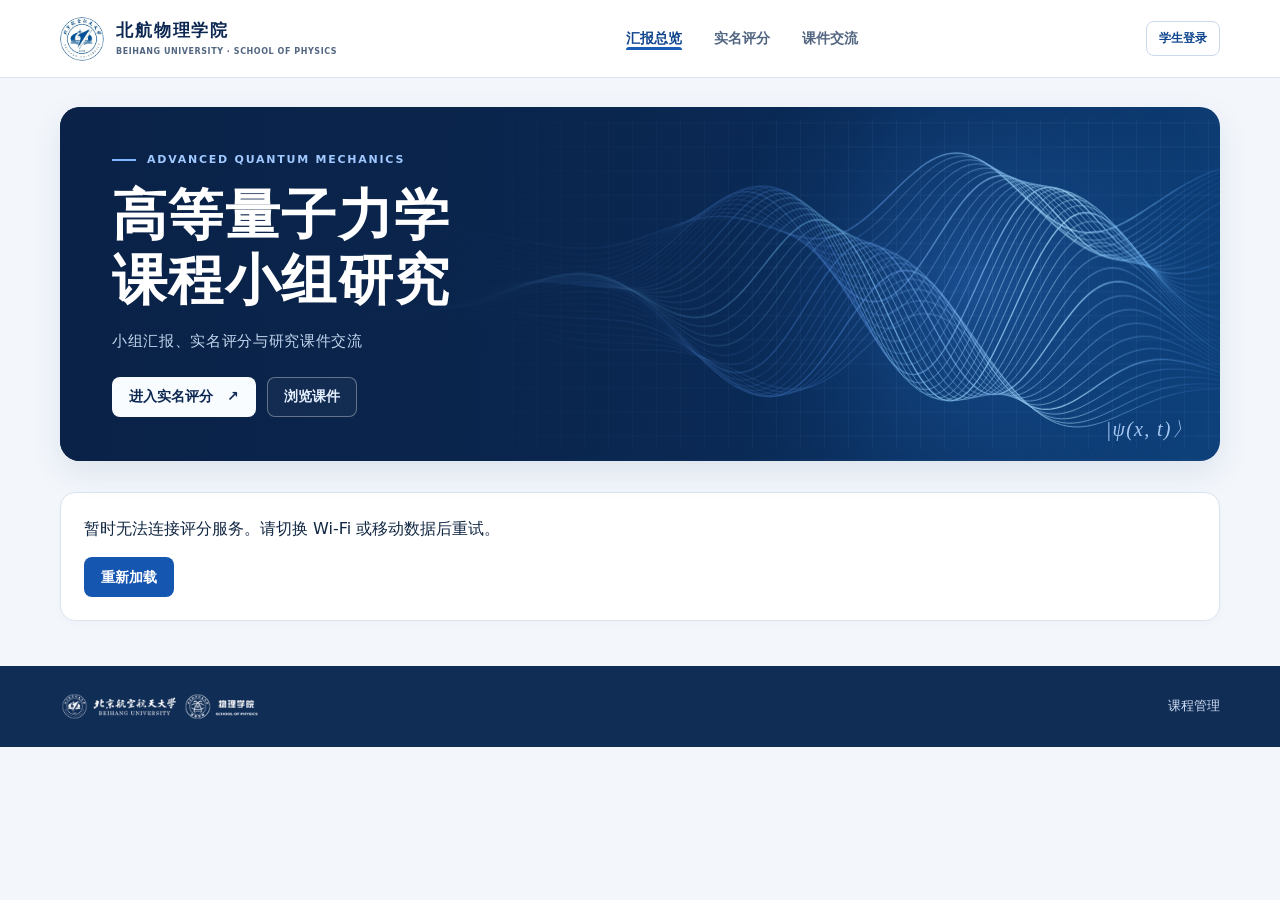
<file: index.html>
<!doctype html>
<html lang="zh-CN">
<head>
  <meta charset="utf-8">
  <meta name="viewport" content="width=device-width, initial-scale=1">
  <meta http-equiv="refresh" content="0; url=./buaa-advanced-quantum/">
  <meta name="description" content="北航物理学院高等量子力学课程小组研究的网站入口。">
  <link rel="canonical" href="./buaa-advanced-quantum/">
  <title>北航物理学院高等量子力学课程小组研究</title>
  <style>
    body { margin: 0; background: #f3f7fc; color: #0c2751; font: 16px/1.6 system-ui, sans-serif; }
    main { max-width: 44rem; margin: 12vh auto; padding: 24px; }
    a { color: #1556b0; font-weight: 700; }
  </style>
</head>
<body>
  <main>
    <h1>北航物理学院高等量子力学课程小组研究</h1>
    <p><a href="./buaa-advanced-quantum/">进入小组汇报评分系统</a></p>
  </main>
</body>
</html>
</file>
<file: public/app.css>
:root {
  color-scheme: light;
  --navy: #0c2751;
  --blue: #1556b0;
  --blue-dark: #10458d;
  --ink: #122743;
  --muted: #526681;
  --line: #dbe4ef;
  --paper: #f3f7fc;
  --soft: #eaf2ff;
  --white: #fff;
  --green: #21664c;
  --green-bg: #e5f4ec;
  --radius: 15px;
  font-family: Inter,"Microsoft YaHei","PingFang SC",system-ui,sans-serif;
}

*,*::before,*::after {
  box-sizing: border-box;
}

body {
  margin: 0;
  color: var(--ink);
  background: var(--paper);
  line-height: 1.6;
}

h1,h2,h3,p {
  margin: 0;
}

a {
  color: inherit;
  text-decoration: none;
}

button,input,textarea,select {
  font: inherit;
}

button,a,input,textarea,select {
  touch-action: manipulation;
}

button {
  cursor: pointer;
}

button:disabled {
  cursor: wait;
  opacity: .65;
}

[hidden] {
  display: none!important;
}

a:focus-visible,button:focus-visible,input:focus-visible,textarea:focus-visible,select:focus-visible {
  outline: 3px solid #2570d5;
  outline-offset: 3px;
}

.shell {
  width: min(1160px,calc(100% - 48px));
  margin-inline: auto;
}

.sr-only,.skip:not(:focus) {
  position: absolute;
  width: 1px;
  height: 1px;
  padding: 0;
  margin: -1px;
  overflow: hidden;
  clip-path: inset(50%);
  white-space: nowrap;
}

.skip:focus {
  position: absolute;
  z-index: 3;
  left: 15px;
  top: 10px;
  padding: 10px;
  background: white;
  color: var(--navy);
}

.site-header {
  background: #fff;
  border-bottom: 1px solid var(--line);
}

.header-inner {
  min-height: 77px;
  display: flex;
  align-items: center;
  justify-content: space-between;
  gap: 22px;
}

.brand {
  display: flex;
  align-items: center;
  gap: 12px;
  min-width: max-content;
}

.brand img {
  border-radius: 50%;
  height: 44px;
  width: 44px;
  object-fit: contain;
}

.brand strong,.brand small {
  display: block;
}

.brand strong {
  letter-spacing: .11em;
  color: var(--navy);
  font-size: 17px;
  line-height: 1.35;
}

.brand small {
  color: var(--muted);
  font-size: 8px;
  font-weight: 650;
  letter-spacing: .07em;
  margin-top: 4px;
}

.navigation {
  display: flex;
  align-items: center;
  align-self: stretch;
  gap: 32px;
  white-space: nowrap;
}

.navigation a {
  position: relative;
  align-content: center;
  font-size: 14px;
  font-weight: 650;
  color: var(--muted);
}

.navigation a:hover,.navigation a[aria-current] {
  color: var(--blue-dark);
}

.navigation a[aria-current]::after {
  position: absolute;
  content: "";
  bottom: 0;
  left: 0;
  right: 0;
  height: 3px;
  border-radius: 4px 4px 0 0;
  background: #195cb8;
}

.identity {
  display: flex;
  gap: 8px;
  align-items: center;
  justify-content: flex-end;
  max-width: 100%;
  font-size: 13px;
  color: var(--muted);
}

.identity span {
  overflow-wrap: anywhere;
}

.hero {
  position: relative;
  isolation: isolate;
  margin: 29px 0 31px;
  min-height: 350px;
  display: flex;
  align-items: center;
  overflow: hidden;
  border-radius: 20px;
  background: linear-gradient(110deg,#0a2248 0%,#0a2d5b 62%,#0e417b);
  color: white;
  box-shadow: 0 12px 32px #12315819;
}

.hero::after {
  content: "";
  z-index: -1;
  position: absolute;
  inset: 0;
  background: linear-gradient(90deg,#0a2248 0%,#0a244bee 31%,#0a244b15 72%,transparent);
}

.hero canvas {
  position: absolute;
  z-index: -2;
  inset: 0;
  width: 100%;
  height: 100%;
}

.hero-content {
  padding: 44px 52px;
}

.kicker {
  display: flex;
  align-items: center;
  gap: 11px;
  color: #a1c8ff;
  font-size: 11px;
  font-weight: 750;
  letter-spacing: .16em;
  margin-bottom: 14px;
}

.kicker span {
  width: 24px;
  height: 2px;
  background: #80b5ff;
}

.hero h1 {
  font-size: clamp(36px,4.3vw,61px);
  line-height: 1.19;
  letter-spacing: .025em;
  font-weight: 760;
}

.intro {
  font-size: 15px;
  color: #c2d6ee;
  margin-top: 15px;
  letter-spacing: .045em;
}

.hero-actions {
  display: flex;
  gap: 11px;
  flex-wrap: wrap;
  margin-top: 24px;
}

.wave-label {
  position: absolute;
  right: 27px;
  bottom: 18px;
  color: #a4c7f3;
  font: italic 20px Cambria,serif;
  letter-spacing: .065em;
}

.button {
  display: inline-flex;
  min-height: 40px;
  align-items: center;
  justify-content: center;
  gap: 14px;
  border: 1px solid transparent;
  border-radius: 8px;
  padding: 7px 16px;
  background: var(--blue);
  color: #fff;
  font-size: 14px;
  font-weight: 700;
  white-space: normal;
  text-align: center;
}

.button:hover {
  background: var(--blue-dark);
}

.button.light {
  color: var(--navy);
  background: #f9fcff;
}

.button.light:hover {
  background: #d9eaff;
}

.button.hero-secondary {
  color: #e5f0ff;
  background: #ffffff0a;
  border-color: #ffffff57;
}

.button.hero-secondary:hover {
  background: #ffffff20;
}

.button.secondary {
  background: white;
  border-color: #cbd9ec;
  color: var(--blue-dark);
}

.button.secondary:hover {
  background: var(--soft);
}

.button.small {
  font-size: 12px;
  min-height: 35px;
  padding: 5px 12px;
}

.button.danger {
  background: white;
  color: #9b2b38;
  border-color: #ecc9cc;
}

.button.danger:hover {
  background: #fff0f0;
}

.text-link {
  font-size: 13px;
  font-weight: 700;
  color: var(--blue-dark);
  text-decoration: underline;
  text-underline-offset: 3px;
}

.actions {
  display: flex;
  gap: 9px;
  align-items: center;
  flex-wrap: wrap;
}

.notice {
  padding: 12px 15px;
  margin: 16px 0;
  border: 1px solid #b9d3fd;
  border-radius: 9px;
  background: #e6f0ff;
  color: #173f77;
  overflow-wrap: anywhere;
}

.notice.error {
  color: #842839;
  background: #fff0f2;
  border-color: #e8bac0;
}

.loading,.muted,.hint {
  color: var(--muted);
}

.loading {
  min-height: 210px;
  padding: 25px 0;
}

.muted,.hint {
  font-size: 13px;
}

.hint {
  margin-top: 9px;
}

.section-heading {
  margin: 0 0 17px;
  display: flex;
  justify-content: space-between;
  gap: 12px;
  align-items: end;
}

.section-heading h2 {
  font-size: 26px;
  font-weight: 780;
  line-height: 1.3;
  letter-spacing: .01em;
}

.section-heading p {
  margin-top: 4px;
}

.panel-card,.group-card,.side-card {
  background: #fff;
  border: 1px solid var(--line);
  border-radius: var(--radius);
  box-shadow: 0 3px 9px #213d6506;
}

.panel-card {
  padding: 23px;
  margin-bottom: 16px;
}

.panel-card h3,.side-card h3 {
  font-size: 17px;
}

.overview {
  display: grid;
  grid-template-columns: minmax(0,1fr) 305px;
  gap: 19px;
}

.overview aside {
  display: grid;
  gap: 15px;
  align-content: start;
}

.group-grid {
  display: grid;
  grid-template-columns: repeat(4,minmax(0,1fr));
  gap: 11px;
}

.group-card {
  padding: 14px 14px 13px;
  min-height: 122px;
  display: flex;
  flex-direction: column;
  gap: 8px;
  min-width: 0;
}

.group-card.current {
  border-color: #6ea7f3;
  background: #f7fbff;
}

.group-head {
  display: flex;
  gap: 8px;
  justify-content: space-between;
  align-items: center;
}

.group-index {
  font-variant-numeric: tabular-nums;
  font-size: 19px;
  font-weight: 800;
  line-height: 1.2;
  letter-spacing: -.035em;
  color: var(--blue-dark);
}

.status {
  display: inline-flex;
  align-items: center;
  gap: 5px;
  line-height: 1.3;
  white-space: nowrap;
  border-radius: 20px;
  padding: 4px 7px;
  color: #4e627c;
  background: #edf2f8;
  font-size: 11px;
  font-weight: 700;
}

.status.open {
  color: #124b95;
  background: #dcecff;
}

.status.closed {
  color: var(--green);
  background: var(--green-bg);
}

.status::before {
  content: "";
  display: inline-block;
  width: 5px;
  height: 5px;
  border-radius: 50%;
  background: currentColor;
}

.group-card h3 {
  font-size: 15px;
  line-height: 1.4;
  overflow-wrap: anywhere;
}

.group-card .muted {
  margin-top: auto;
  font-size: 12px;
}

.side-card {
  padding: 17px 18px;
}

.side-card p {
  margin-top: 7px;
}

.side-card.primary {
  background: #e9f2ff;
  border-color: #caddf8;
}

.side-card .button {
  margin-top: 13px;
}

.side-card ol {
  display: grid;
  gap: 9px;
  padding-inline-start: 19px;
  margin: 9px 0 0;
  font-size: 13px;
  color: var(--muted);
}

.side-card li::marker {
  font-weight: 750;
  color: var(--blue-dark);
}

.progress {
  display: flex;
  gap: 4px;
  margin-top: 13px;
}

.progress span {
  background: #d7e3f3;
  height: 4px;
  flex: 1;
  border-radius: 4px;
}

.progress span.finished {
  background: var(--blue);
}

.subview {
  max-width: 900px;
  margin-inline: auto;
}

.subview.narrow {
  max-width: 650px;
}

.form-grid {
  display: grid;
  gap: 13px;
  margin-top: 15px;
}

.form-grid label,.inline-field label {
  display: grid;
  gap: 5px;
  font-size: 14px;
  font-weight: 700;
}

.inline-field {
  display: flex;
  gap: 9px;
  align-items: end;
  flex-wrap: wrap;
}

.inline-field label {
  flex: 1;
  min-width: min(190px,100%);
}

input,select,textarea {
  border: 1px solid #b9c9df;
  border-radius: 8px;
  background: #fbfdff;
  color: var(--ink);
  min-height: 43px;
  min-width: 0;
  width: 100%;
  padding: 8px 10px;
}

textarea {
  min-height: 112px;
  resize: vertical;
}

input[type="file"] {
  padding: 6px;
  max-width: 100%;
  font-size: 13px;
}

input[type="file"]::file-selector-button {
  border: 0;
  border-radius: 5px;
  padding: 5px 8px;
  background: var(--soft);
  color: var(--blue-dark);
  margin-inline-end: 8px;
}

.panel-card>p+p,.panel-card h3+p {
  margin-top: 7px;
}

.score-input {
  max-width: 180px;
}

.identity-line {
  margin-bottom: 9px;
}

.list {
  list-style: none;
  padding: 0;
  margin: 12px 0 0;
}

.list li {
  padding: 7px 0;
  border-top: 1px solid #e9eef5;
  display: flex;
  align-items: center;
  justify-content: space-between;
  gap: 10px;
  overflow-wrap: anywhere;
}

.grade {
  font-variant-numeric: tabular-nums;
  color: var(--blue-dark);
  font-weight: 750;
}

.material-grid,.admin-grid {
  display: grid;
  grid-template-columns: repeat(2,minmax(0,1fr));
  gap: 12px;
}

.material-grid .panel-card,.admin-grid .panel-card {
  margin: 0;
}

.material-grid .panel-card h3,.admin-grid .panel-card h3 {
  overflow-wrap: anywhere;
}

.material-grid .panel-card {
  padding: 17px;
}

.material-link {
  display: flex;
  gap: 12px;
  justify-content: space-between;
  align-items: center;
  margin-top: 8px;
  font-size: 13px;
}

.material-link span {
  overflow-wrap: anywhere;
}

.material-link a {
  flex-shrink: 0;
}

.controls-block {
  margin-top: 16px;
}

.controls-block .actions {
  margin-top: 9px;
}

.metric {
  padding: 12px 0 2px;
  font-size: 16px;
}

.metric strong {
  font-size: 27px;
  color: var(--blue-dark);
  margin-left: 8px;
  font-variant-numeric: tabular-nums;
}

.site-footer {
  background: #102d56;
  color: #cfdef5;
  margin-top: 45px;
}

.footer-inner {
  display: flex;
  align-items: center;
  justify-content: space-between;
  gap: 20px;
  min-height: 81px;
}

.footer-inner img {
  max-width: 100%;
  height: auto;
  display: block;
}

.footer-inner a {
  font-size: 13px;
}

.footer-inner a:hover {
  text-decoration: underline;
}

@media(max-width:950px) {
  .group-grid {
    grid-template-columns: repeat(2,minmax(0,1fr));
  }
  .overview {
    grid-template-columns: minmax(0,1fr) 260px;
  }
  .navigation {
    gap: 19px;
  }
  .header-inner {
    gap: 13px;
  }
}

@media(max-width:700px) {
  .shell {
    width: calc(100% - 30px);
  }
  .header-inner {
    flex-wrap: wrap;
    min-height: 70px;
    padding: 11px 0 0;
    row-gap: 5px;
  }
  .navigation {
    order: 3;
    width: 100%;
    justify-content: space-between;
    gap: 15px;
    height: 45px;
  }
  .navigation a {
    flex: 1;
    text-align: center;
  }
  .brand strong {
    font-size: 15px;
  }
  .brand small {
    font-size: 7px;
  }
  .brand img {
    width: 37px;
    height: 37px;
  }
  .hero {
    margin-top: 15px;
    margin-bottom: 23px;
    min-height: 314px;
  }
  .hero-content {
    padding: 28px 23px;
  }
  .hero h1 {
    font-size: clamp(32px,7.1vw,46px);
  }
  .hero::after {
    background: linear-gradient(90deg,#0a2248 0%,#0a244bd9 37%,#0a244b44 92%);
  }
  .intro {
    font-size: 13px;
  }
  .hero-actions {
    gap: 8px;
  }
  .wave-label {
    bottom: 10px;
    right: 14px;
    font-size: 15px;
  }
  .overview {
    grid-template-columns: minmax(0,1fr);
  }
  .hero .button {
    padding-inline: 11px;
  }
  .section-heading h2 {
    font-size: 23px;
  }
  .panel-card {
    padding: 16px;
  }
  .footer-inner {
    min-height: 72px;
  }
}

@media(max-width:470px) {
  .material-grid,.admin-grid {
    grid-template-columns: 1fr;
  }
  .identity span {
    display: none;
  }
  .hero .kicker {
    font-size: 9px;
    letter-spacing: .11em;
  }
  .group-card {
    min-height: 106px;
  }
  .footer-inner img {
    width: 175px;
  }
  .section-heading {
    align-items: start;
  }
  .section-heading .button {
    flex-shrink: 0;
  }
}
</file>
